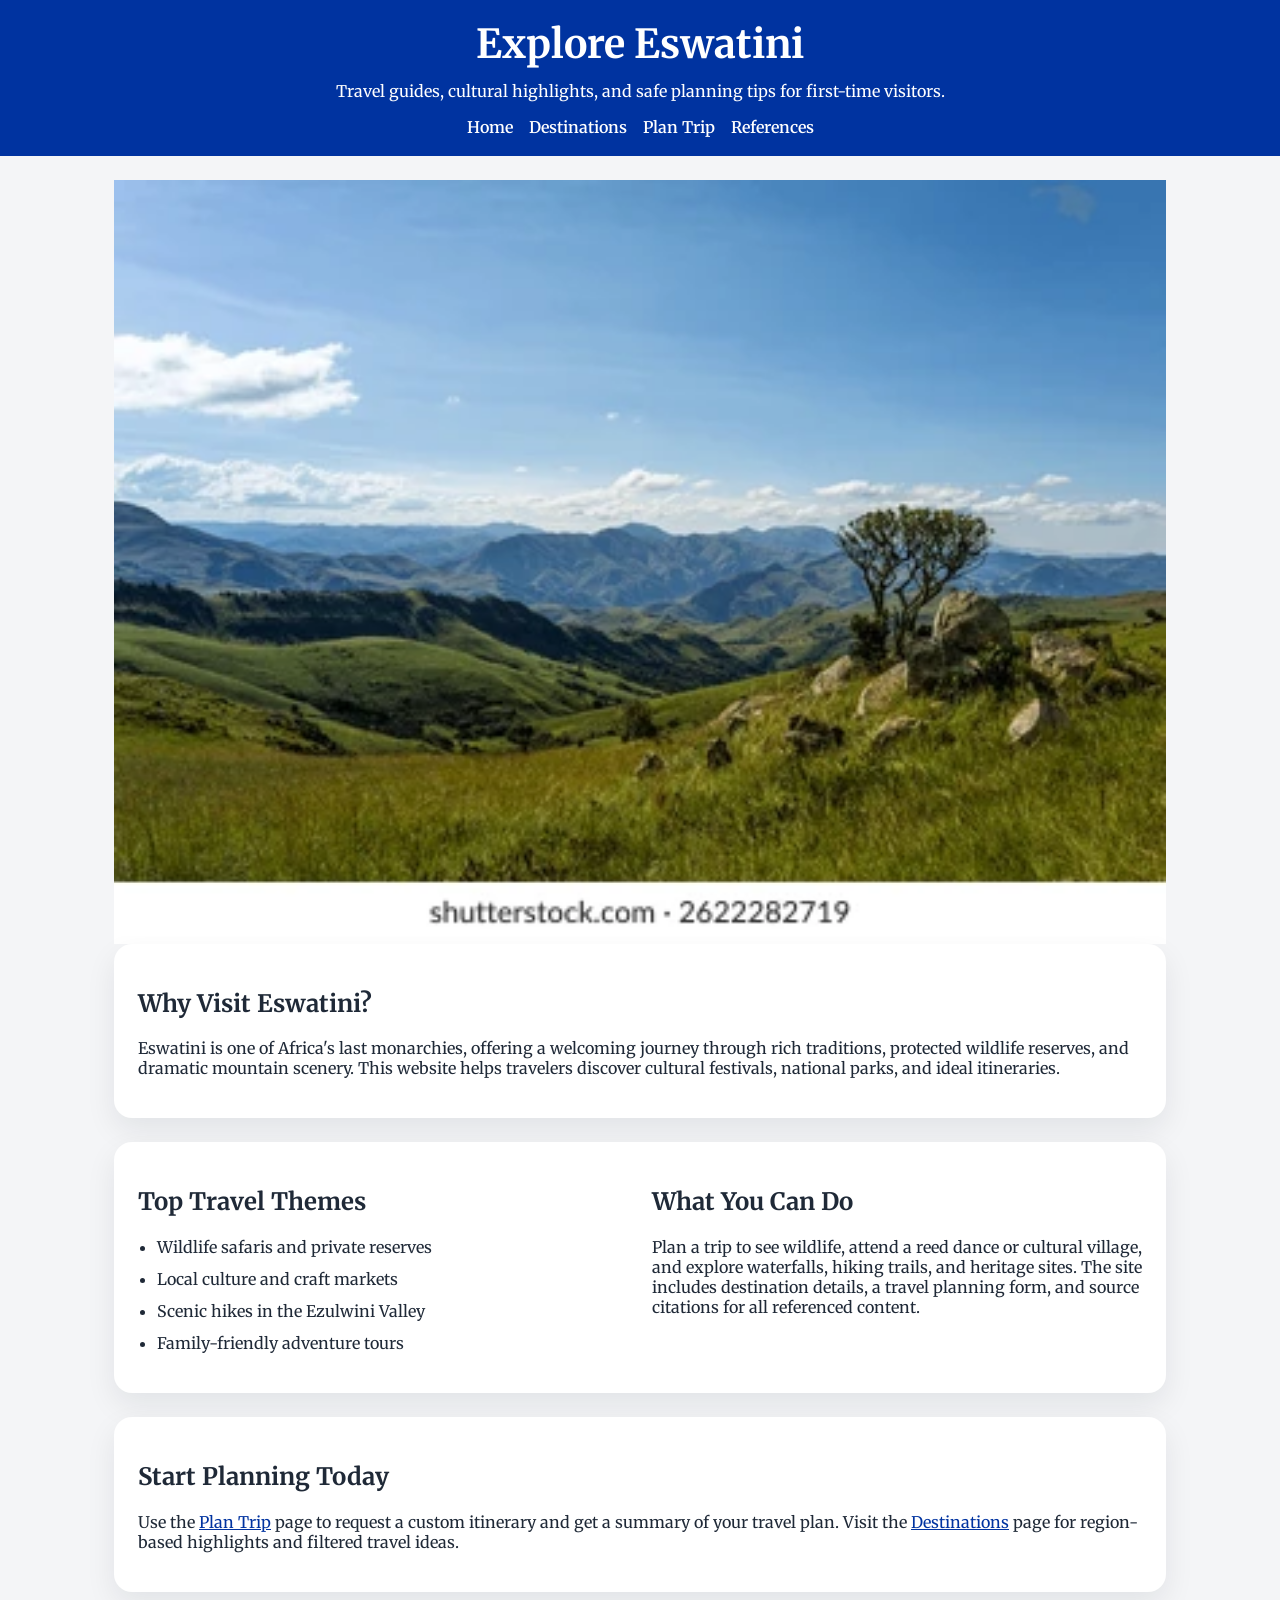
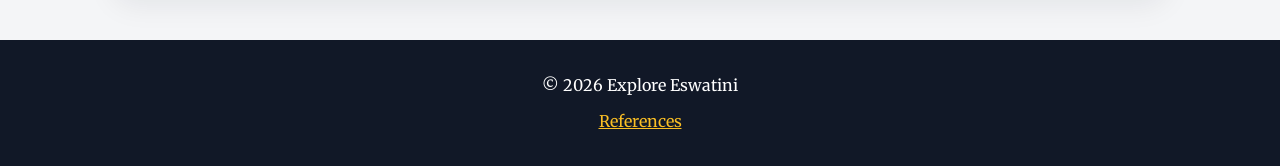
<file: index.html>
﻿<!doctype html>
<html lang="en">
<head>
    <meta charset="UTF-8">
    <meta name="viewport" content="width=device-width, initial-scale=1.0">
    <title>Explore Eswatini</title>
    <meta name="description" content="Explore Eswatini, a travel guide for culture, wildlife, and scenic landscapes.">
    <meta name="author" content="Dalnjebo Mamba">

    <link rel="preconnect" href="https://fonts.googleapis.com">
    <link rel="preconnect" href="https://fonts.gstatic.com" crossorigin>
    <link href="https://fonts.googleapis.com/css2?family=Merriweather:wght@400;700&family=Roboto:wght@400;500&display=swap" rel="stylesheet">
    <link rel="stylesheet" href="styles/place.css">
</head>
<body>
    <header>
        <div class="brand">
            <h1>Explore Eswatini</h1>
            <p>Travel guides, cultural highlights, and safe planning tips for first-time visitors.</p>
        </div>
        <nav>
            <ul>
                <li><a href="index.html">Home</a></li>
                <li><a href="temples.html">Destinations</a></li>
                <li><a href="form.html">Plan Trip</a></li>
                <li><a href="references.html">References</a></li>
            </ul>
        </nav>
    </header>

    <main>
        <section class="hero">
            <picture>
                <source srcset="wdd131/images/landscapes.webp" media="(min-width: 768px)">
                <img src="wdd131/images/landscapes.webp" alt="Rolling hills and sunset in Eswatini" loading="lazy">
            </picture>
        </section>

        <section class="card">
            <h2>Why Visit Eswatini?</h2>
            <p>Eswatini is one of Africa's last monarchies, offering a welcoming journey through rich traditions, protected wildlife reserves, and dramatic mountain scenery. This website helps travelers discover cultural festivals, national parks, and ideal itineraries.</p>
        </section>

        <section class="card split">
            <article>
                <h2>Top Travel Themes</h2>
                <ul>
                    <li>Wildlife safaris and private reserves</li>
                    <li>Local culture and craft markets</li>
                    <li>Scenic hikes in the Ezulwini Valley</li>
                    <li>Family-friendly adventure tours</li>
                </ul>
            </article>
            <article>
                <h2>What You Can Do</h2>
                <p>Plan a trip to see wildlife, attend a reed dance or cultural village, and explore waterfalls, hiking trails, and heritage sites. The site includes destination details, a travel planning form, and source citations for all referenced content.</p>
            </article>
        </section>

        <section class="card">
            <h2>Start Planning Today</h2>
            <p>Use the <a href="form.html">Plan Trip</a> page to request a custom itinerary and get a summary of your travel plan. Visit the <a href="temples.html">Destinations</a> page for region-based highlights and filtered travel ideas.</p>
        </section>
    </main>

    <footer>
        <p>&copy; 2026 Explore Eswatini</p>
        <p><a href="references.html">References</a></p>
    </footer>
</body>
</html>
</file>
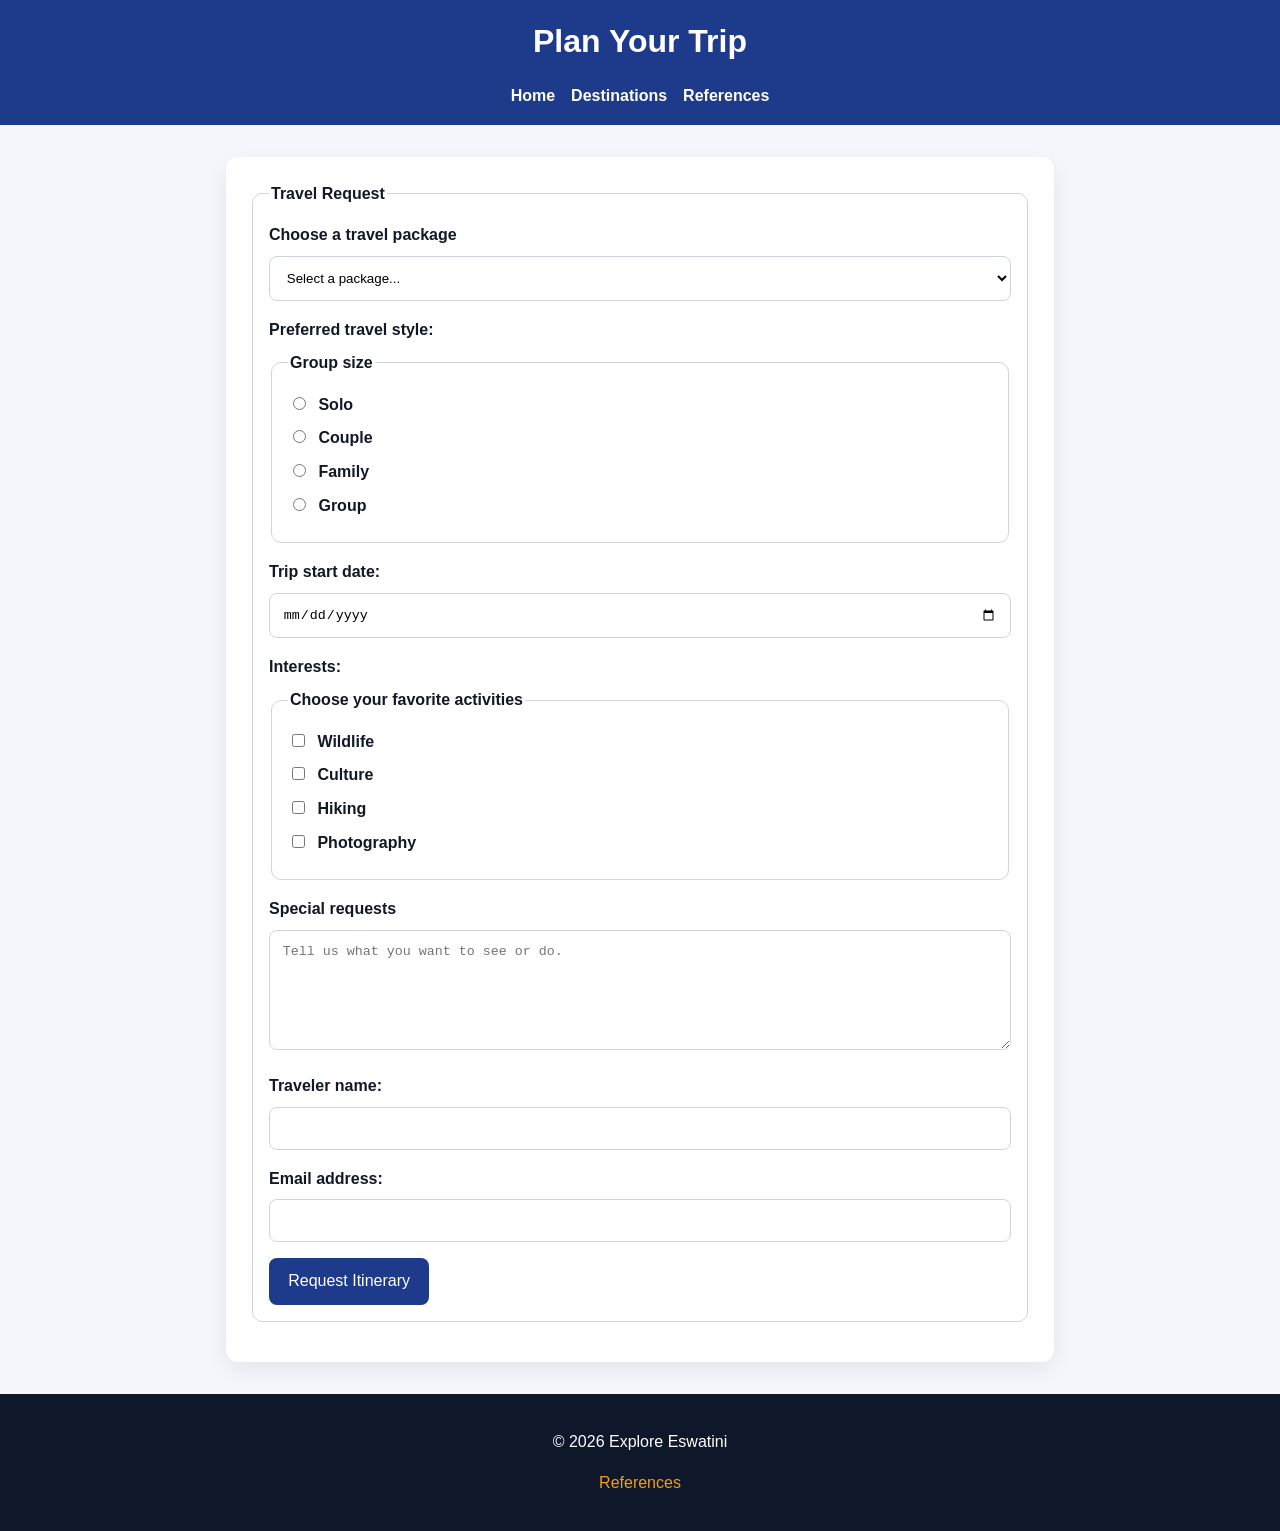
<file: form.html>
﻿<!DOCTYPE html>
<html lang="en">
<head>
    <meta charset="UTF-8">
    <meta name="viewport" content="width=device-width, initial-scale=1.0">
    <meta name="description" content="Plan a custom Eswatini itinerary with cultural, wildlife, and scenery options.">
    <meta name="author" content="Dalnjebo Mamba">
    <title>Plan Your Trip</title>
    <link rel="stylesheet" href="styles/form.css">
</head>
<body>
    <header>
        <h1>Plan Your Trip</h1>
        <nav>
            <ul>
                <li><a href="index.html">Home</a></li>
                <li><a href="temples.html">Destinations</a></li>
                <li><a href="references.html">References</a></li>
            </ul>
        </nav>
    </header>
    <main>
        <form id="travel-form" method="get" action="review.html">
            <fieldset>
                <legend>Travel Request</legend>

                <label for="destination-package">Choose a travel package</label>
                <select id="destination-package" name="destination-package" required>
                    <option value="" disabled selected>Select a package...</option>
                </select>

                <label>Preferred travel style:</label>
                <fieldset>
                    <legend>Group size</legend>
                    <label><input type="radio" name="group-size" value="Solo" required> Solo</label>
                    <label><input type="radio" name="group-size" value="Couple"> Couple</label>
                    <label><input type="radio" name="group-size" value="Family"> Family</label>
                    <label><input type="radio" name="group-size" value="Group"> Group</label>
                </fieldset>

                <label for="start-date">Trip start date:</label>
                <input type="date" id="start-date" name="start-date" required>

                <label>Interests:</label>
                <fieldset>
                    <legend>Choose your favorite activities</legend>
                    <label><input type="checkbox" name="interests" value="Wildlife"> Wildlife</label>
                    <label><input type="checkbox" name="interests" value="Culture"> Culture</label>
                    <label><input type="checkbox" name="interests" value="Hiking"> Hiking</label>
                    <label><input type="checkbox" name="interests" value="Photography"> Photography</label>
                </fieldset>

                <label for="special-requests">Special requests</label>
                <textarea id="special-requests" name="special-requests" placeholder="Tell us what you want to see or do."></textarea>

                <label for="user-name">Traveler name:</label>
                <input type="text" id="user-name" name="user-name" required>

                <label for="email">Email address:</label>
                <input type="email" id="email" name="email" required>

                <input type="submit" value="Request Itinerary">
            </fieldset>
        </form>
    </main>
    <footer>
        <p>&copy; 2026 Explore Eswatini</p>
        <p><a href="references.html">References</a></p>
    </footer>
    <script src="scripts/form.js" defer></script>
</body>
</html>
</file>
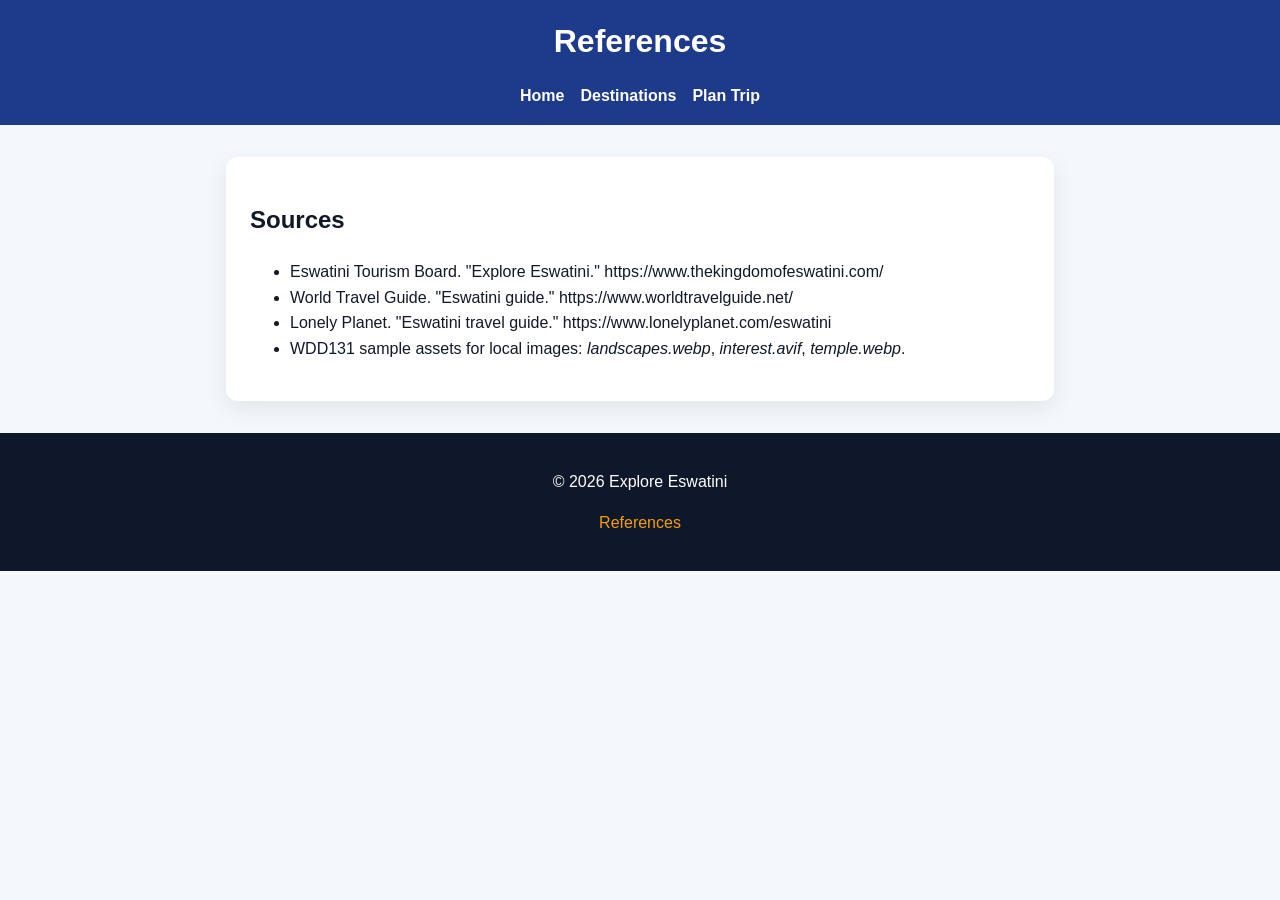
<file: references.html>
<!doctype html>
<html lang="en">
<head>
    <meta charset="UTF-8">
    <meta name="viewport" content="width=device-width, initial-scale=1.0">
    <title>References</title>
    <meta name="description" content="Sources and citations for the Explore Eswatini travel website.">
    <meta name="author" content="Dalnjebo Mamba">
    <link rel="stylesheet" href="styles/form.css">
</head>
<body>
    <header>
        <h1>References</h1>
        <nav>
            <ul>
                <li><a href="index.html">Home</a></li>
                <li><a href="temples.html">Destinations</a></li>
                <li><a href="form.html">Plan Trip</a></li>
            </ul>
        </nav>
    </header>
    <main>
        <section>
            <h2>Sources</h2>
            <ul>
                <li>Eswatini Tourism Board. "Explore Eswatini." https://www.thekingdomofeswatini.com/</li>
                <li>World Travel Guide. "Eswatini guide." https://www.worldtravelguide.net/</li>
                <li>Lonely Planet. "Eswatini travel guide." https://www.lonelyplanet.com/eswatini</li>
                <li>WDD131 sample assets for local images: <em>landscapes.webp</em>, <em>interest.avif</em>, <em>temple.webp</em>.</li>
            </ul>
        </section>
    </main>
    <footer>
        <p>&copy; 2026 Explore Eswatini</p>
        <p><a href="references.html">References</a></p>
    </footer>
</body>
</html>
</file>
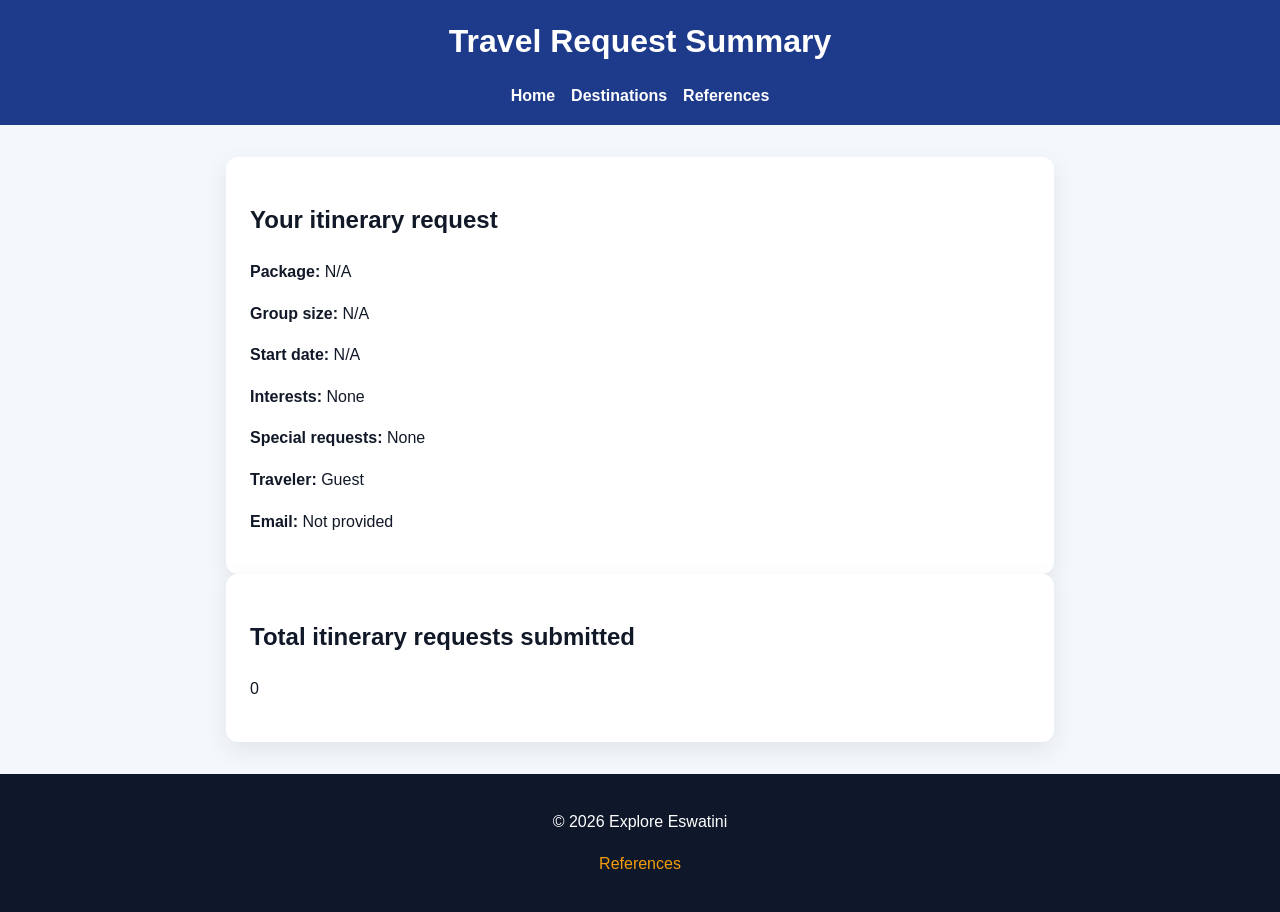
<file: review.html>
﻿<!DOCTYPE html>
<html lang="en">
<head>
    <meta charset="UTF-8">
    <meta name="viewport" content="width=device-width, initial-scale=1.0">
    <meta name="description" content="Trip summary and itinerary request confirmation for Explore Eswatini.">
    <meta name="author" content="Dalnjebo Mamba">
    <title>Travel Request Summary</title>
    <link rel="stylesheet" href="styles/form.css">
</head>
<body>
    <header>
        <h1>Travel Request Summary</h1>
        <nav>
            <ul>
                <li><a href="index.html">Home</a></li>
                <li><a href="temples.html">Destinations</a></li>
                <li><a href="references.html">References</a></li>
            </ul>
        </nav>
    </header>
    <main>
        <section id="review-details">
            <h2>Your itinerary request</h2>
            <p><strong>Package:</strong> <span id="package-name"></span></p>
            <p><strong>Group size:</strong> <span id="group-size"></span></p>
            <p><strong>Start date:</strong> <span id="start-date"></span></p>
            <p><strong>Interests:</strong> <span id="interests"></span></p>
            <p><strong>Special requests:</strong> <span id="special-requests"></span></p>
            <p><strong>Traveler:</strong> <span id="user-name"></span></p>
            <p><strong>Email:</strong> <span id="email"></span></p>
        </section>
        <section id="review-count">
            <h2>Total itinerary requests submitted</h2>
            <p id="count"></p>
        </section>
    </main>
    <footer>
        <p>&copy; 2026 Explore Eswatini</p>
        <p><a href="references.html">References</a></p>
    </footer>
    <script src="scripts/review.js" defer></script>
</body>
</html>
</file>
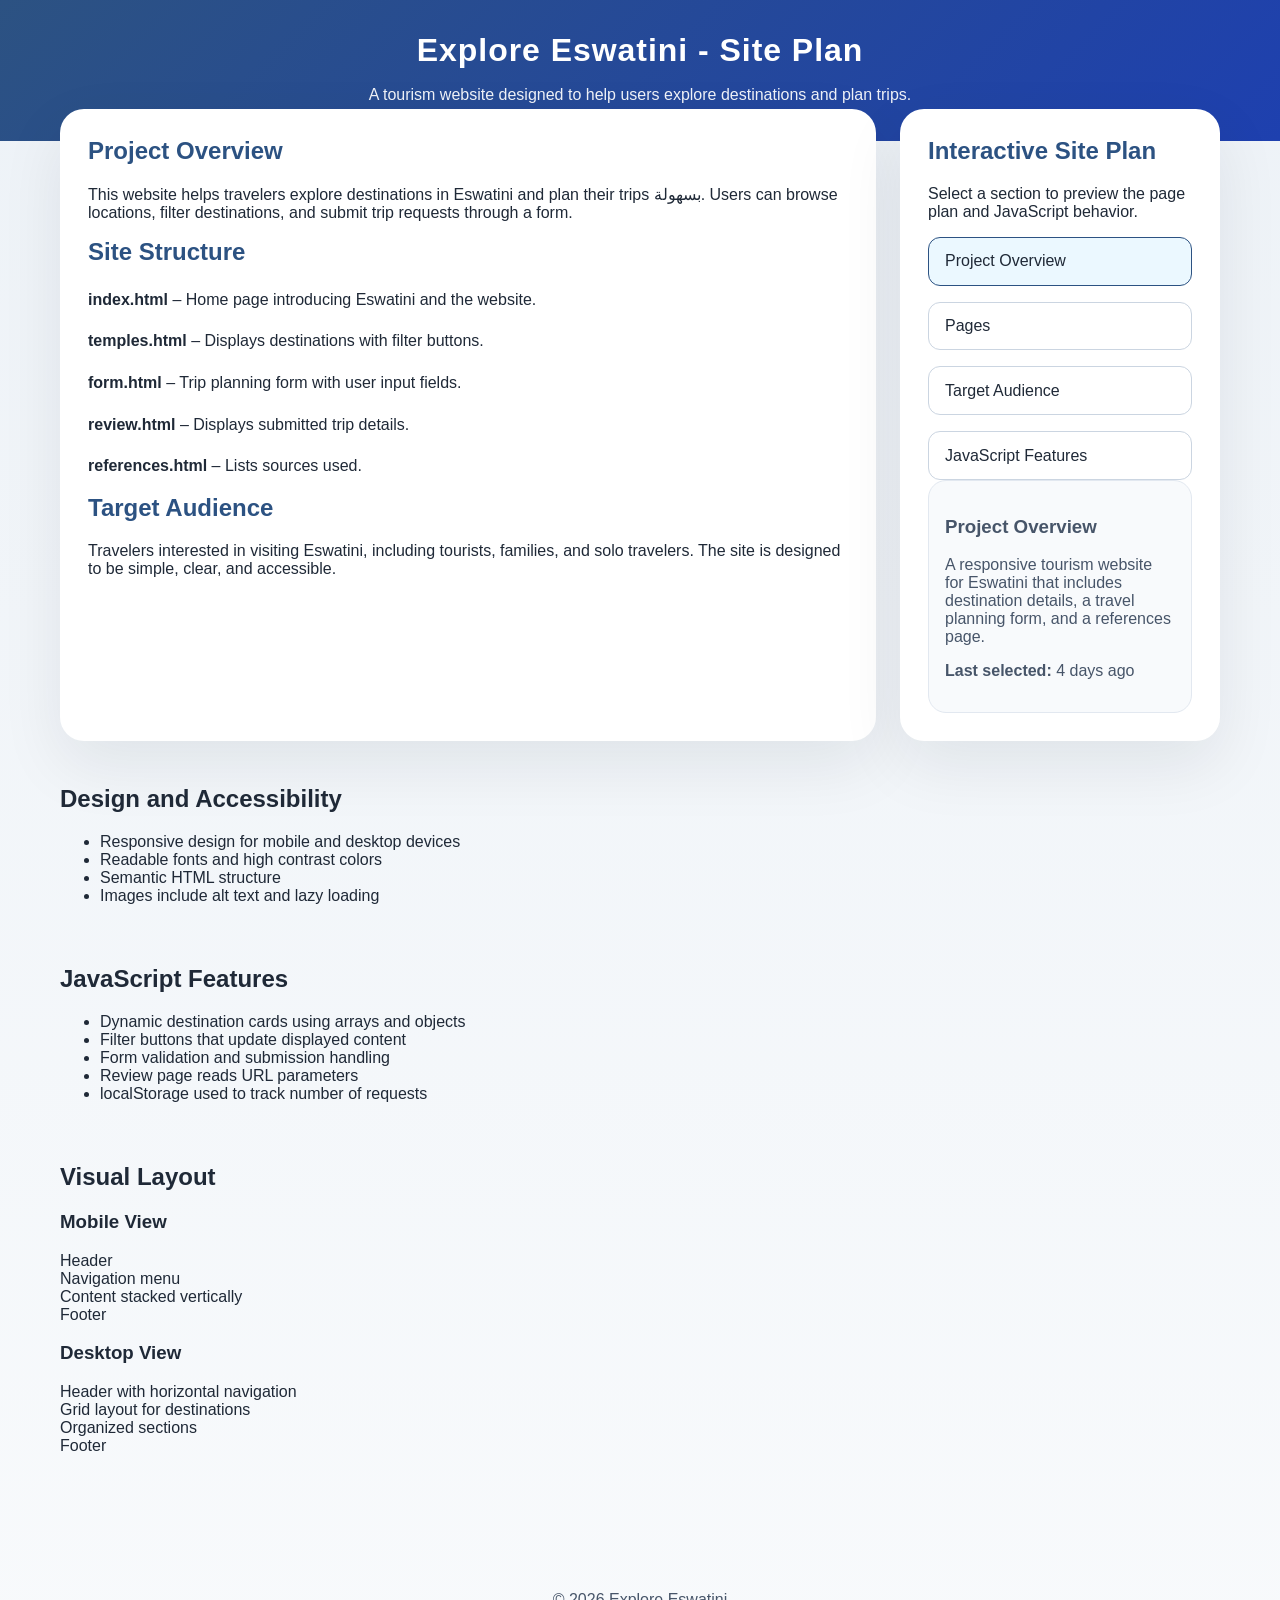
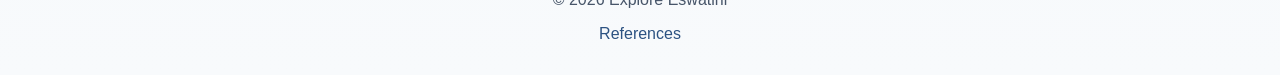
<file: siteplan.html>
<!doctype html>
<html lang="en-US">
<head>
  <meta charset="utf-8">
  <meta name="viewport" content="width=device-width, initial-scale=1">
  <title>Site Plan - Explore Eswatini</title>
  <meta name="description" content="Site plan for the Explore Eswatini tourism website project.">

  <link rel="stylesheet" href="styles/siteplan.css">
</head>

<body>

<header>
  <h1>Explore Eswatini - Site Plan</h1>
  <p>A tourism website designed to help users explore destinations and plan trips.</p>
</header>

<main>

  <div class="plan-grid">
    <article class="plan-card">
      <section>
        <h2>Project Overview</h2>
        <p>
          This website helps travelers explore destinations in Eswatini and plan their trips بسهولة.
          Users can browse locations, filter destinations, and submit trip requests through a form.
        </p>
      </section>

      <section>
        <h2>Site Structure</h2>
        <ul>
          <li><strong>index.html</strong> – Home page introducing Eswatini and the website.</li>
          <li><strong>temples.html</strong> – Displays destinations with filter buttons.</li>
          <li><strong>form.html</strong> – Trip planning form with user input fields.</li>
          <li><strong>review.html</strong> – Displays submitted trip details.</li>
          <li><strong>references.html</strong> – Lists sources used.</li>
        </ul>
      </section>

      <section>
        <h2>Target Audience</h2>
        <p>
          Travelers interested in visiting Eswatini, including tourists, families, and solo travelers.
          The site is designed to be simple, clear, and accessible.
        </p>
      </section>
    </article>

    <aside class="interactive-panel">
      <h2>Interactive Site Plan</h2>
      <p>Select a section to preview the page plan and JavaScript behavior.</p>
      <div id="plan-controls" class="plan-summary" aria-label="Site plan sections"></div>
      <div id="plan-output" class="plan-output" aria-live="polite">
        <p>Choose a section to see details here.</p>
      </div>
    </aside>
  </div>

  <section>
    <h2>Design and Accessibility</h2>
    <ul>
      <li>Responsive design for mobile and desktop devices</li>
      <li>Readable fonts and high contrast colors</li>
      <li>Semantic HTML structure</li>
      <li>Images include alt text and lazy loading</li>
    </ul>
  </section>

  <section>
    <h2>JavaScript Features</h2>
    <ul>
      <li>Dynamic destination cards using arrays and objects</li>
      <li>Filter buttons that update displayed content</li>
      <li>Form validation and submission handling</li>
      <li>Review page reads URL parameters</li>
      <li>localStorage used to track number of requests</li>
    </ul>
  </section>

  <section>
    <h2>Visual Layout</h2>
    <h3>Mobile View</h3>
    <p>
      Header<br>
      Navigation menu<br>
      Content stacked vertically<br>
      Footer
    </p>

    <h3>Desktop View</h3>
    <p>
      Header with horizontal navigation<br>
      Grid layout for destinations<br>
      Organized sections<br>
      Footer
    </p>
  </section>

</main>

<footer>
  <p>&copy; 2026 Explore Eswatini</p>
  <a href="references.html">References</a>
</footer>

<script src="scripts/siteplan.js" defer></script>
</body>
</html>
</file>
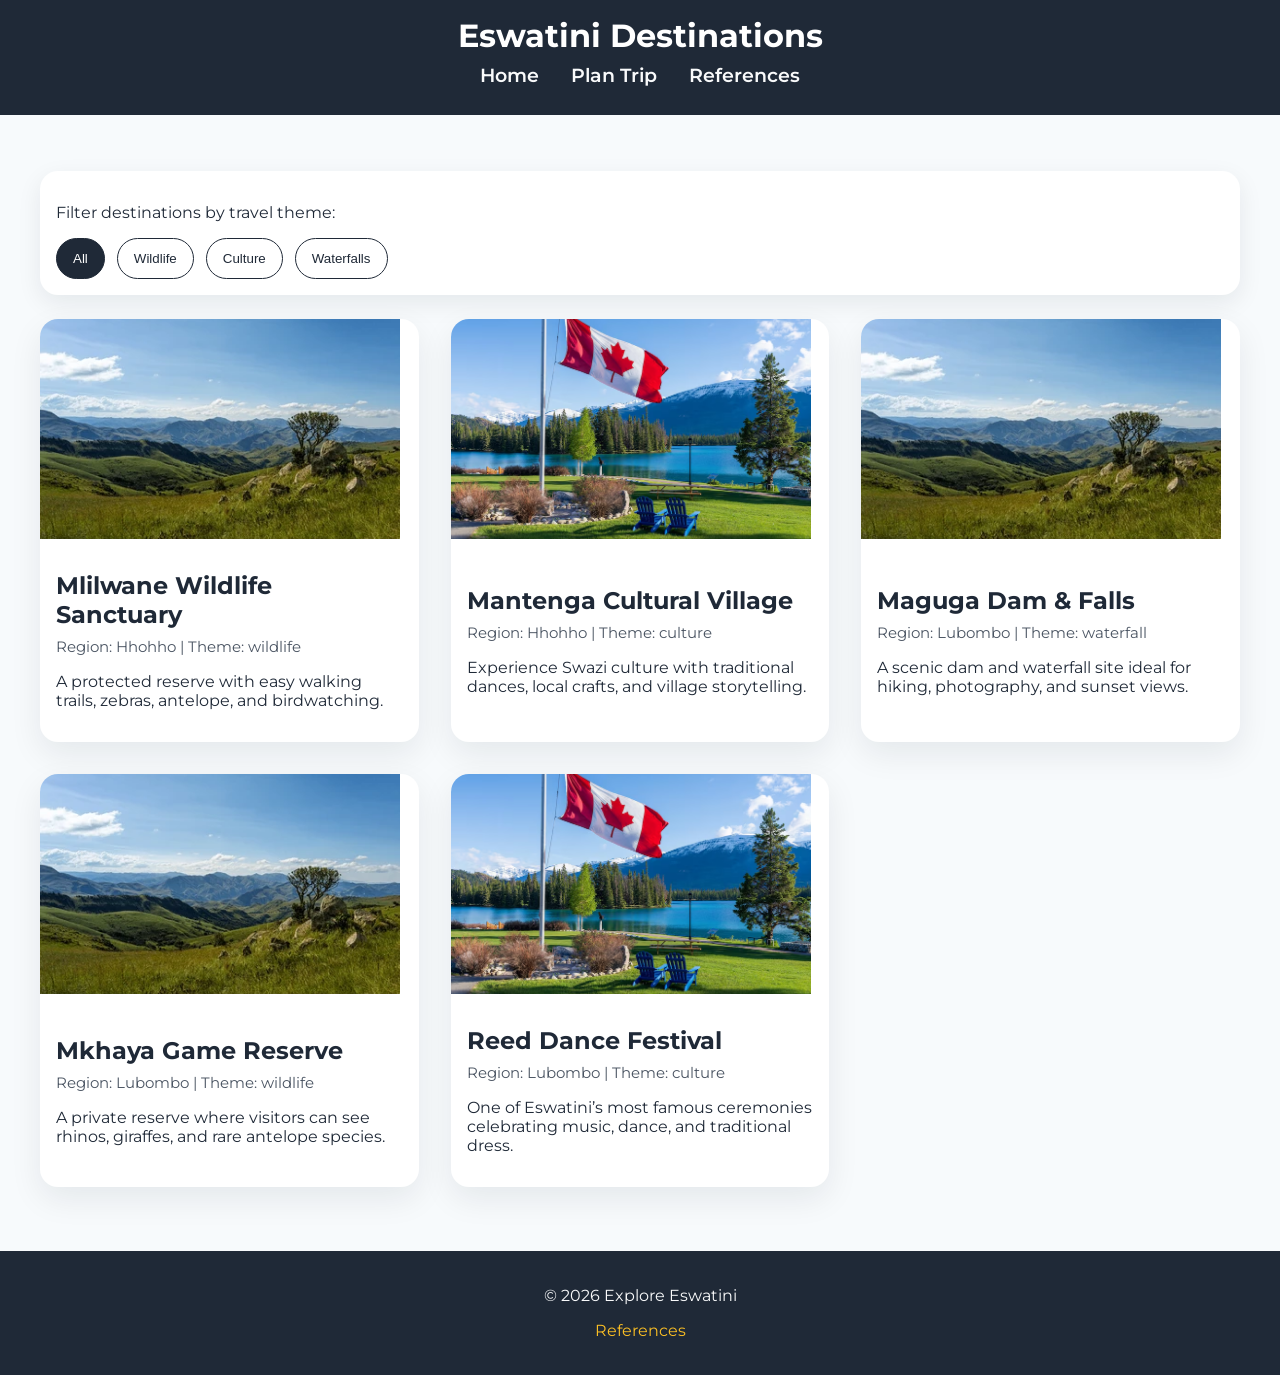
<file: temples.html>
﻿<!doctype html>
<html lang="en">
<head>
    <meta charset="UTF-8">
    <meta name="viewport" content="width=device-width, initial-scale=1.0">
    <title>Explore Eswatini - Destinations</title>
    <meta name="description" content="Destination highlights in Eswatini with filterable travel ideas.">
    <meta name="author" content="Dalnjebo Mamba">
    <link rel="preconnect" href="https://fonts.googleapis.com">
    <link rel="preconnect" href="https://fonts.gstatic.com" crossorigin>
    <link href="https://fonts.googleapis.com/css2?family=Montserrat:wght@400;700&family=Roboto:wght@400;700&display=swap" rel="stylesheet">
    <link rel="stylesheet" href="styles/temples.css">
    <link rel="stylesheet" href="styles/temples-large.css">
    <script src="scripts/temples.js" defer></script>
</head>
<body>
    <header>
        <h1>Eswatini Destinations</h1>
        <nav>
            <ul>
                <li><a href="index.html">Home</a></li>
                <li><a href="form.html">Plan Trip</a></li>
                <li><a href="references.html">References</a></li>
            </ul>
        </nav>
    </header>

    <main>
        <section class="filter-bar">
            <p>Filter destinations by travel theme:</p>
            <div class="filters">
                <button data-filter="all">All</button>
                <button data-filter="wildlife">Wildlife</button>
                <button data-filter="culture">Culture</button>
                <button data-filter="waterfall">Waterfalls</button>
            </div>
        </section>

        <section id="destination-container" class="temple-gallery"></section>
    </main>

    <footer>
        <p>&copy; 2026 Explore Eswatini</p>
        <p><a href="references.html">References</a></p>
    </footer>
</body>
</html>
</file>
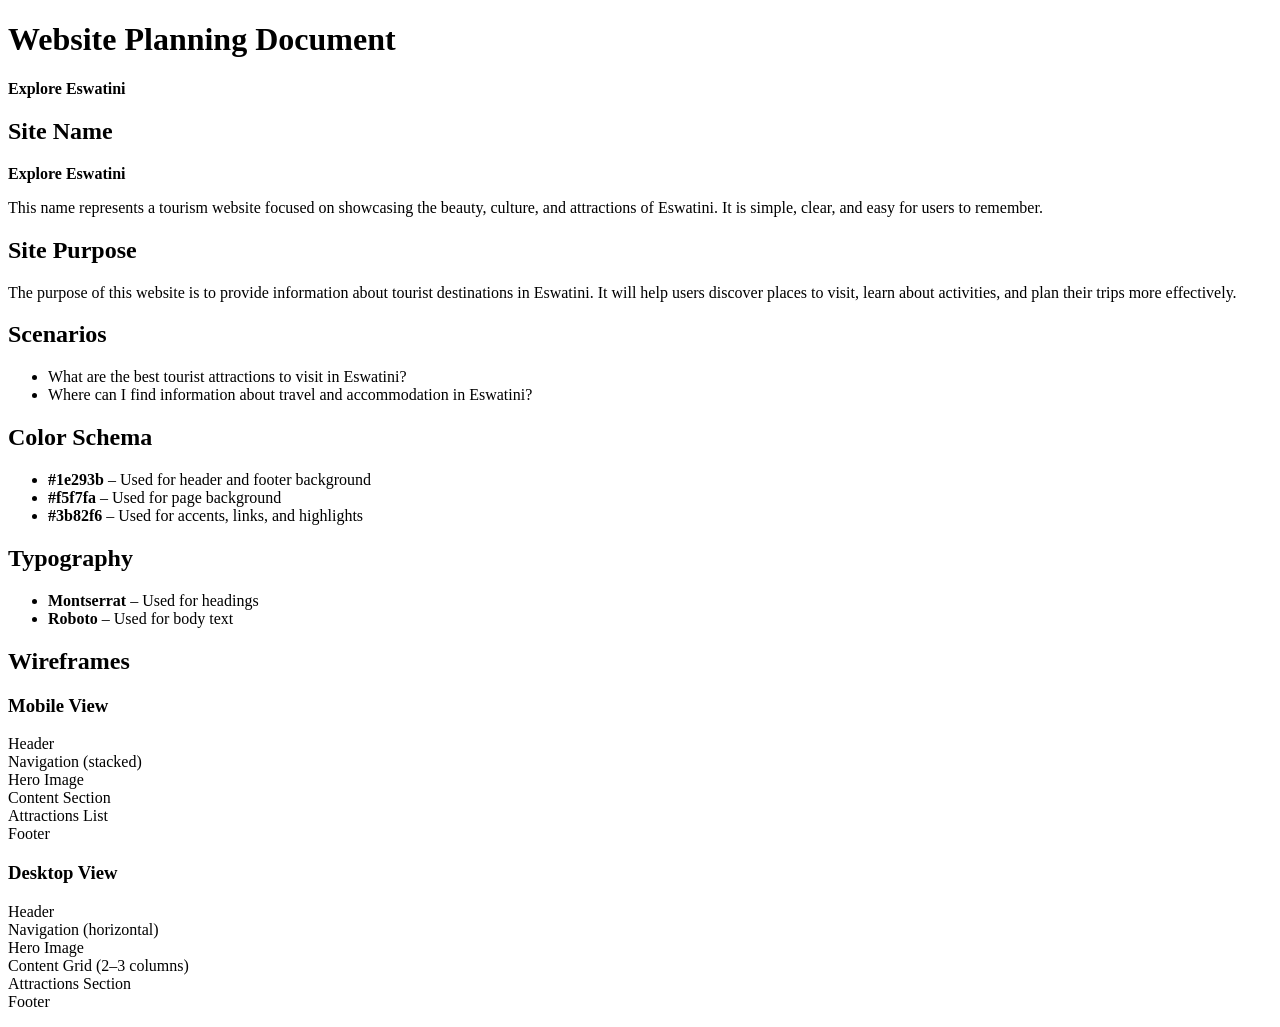
<file: wdd131/siteplan.html>
<!doctype html>
<html lang="en-US">
<head>
  <meta charset="utf-8">
  <meta name="viewport" content="width=device-width, initial-scale=1">
  <title>Website Plan - Explore Eswatini</title>

  <!-- Google Fonts -->
  <link rel="preconnect" href="https://fonts.googleapis.com">
  <link rel="preconnect" href="https://fonts.gstatic.com" crossorigin>
  <link href="https://fonts.googleapis.com/css2?family=Montserrat:wght@400;700&family=Roboto:wght@400;700&display=swap" rel="stylesheet">
</head>

<body>

<header>
  <h1>Website Planning Document</h1>
  <p><strong>Explore Eswatini</strong></p>
</header>

<section>
  <h2>Site Name</h2>
  <p><strong>Explore Eswatini</strong></p>
  <p>This name represents a tourism website focused on showcasing the beauty, culture, and attractions of Eswatini. It is simple, clear, and easy for users to remember.</p>
</section>

<section>
  <h2>Site Purpose</h2>
  <p>The purpose of this website is to provide information about tourist destinations in Eswatini. It will help users discover places to visit, learn about activities, and plan their trips more effectively.</p>
</section>

<section>
  <h2>Scenarios</h2>
  <ul>
    <li>What are the best tourist attractions to visit in Eswatini?</li>
    <li>Where can I find information about travel and accommodation in Eswatini?</li>
  </ul>
</section>

<section>
  <h2>Color Schema</h2>
  <ul>
    <li><strong>#1e293b</strong> – Used for header and footer background</li>
    <li><strong>#f5f7fa</strong> – Used for page background</li>
    <li><strong>#3b82f6</strong> – Used for accents, links, and highlights</li>
  </ul>
</section>

<section>
  <h2>Typography</h2>
  <ul>
    <li><strong>Montserrat</strong> – Used for headings</li>
    <li><strong>Roboto</strong> – Used for body text</li>
  </ul>
</section>

<section>
  <h2>Wireframes</h2>

  <h3>Mobile View</h3>
  <p>
    Header<br>
    Navigation (stacked)<br>
    Hero Image<br>
    Content Section<br>
    Attractions List<br>
    Footer
  </p>

  <h3>Desktop View</h3>
  <p>
    Header<br>
    Navigation (horizontal)<br>
    Hero Image<br>
    Content Grid (2–3 columns)<br>
    Attractions Section<br>
    Footer
  </p>
</section>

</body>
</html>
</file>
<file: styles/place.css>
﻿/* Homepage styles */
:root {
    --primary: #0033a0;
    --secondary: #d21034;
    --accent: #fbbf24;
    --background: #f4f5f7;
    --card: #ffffff;
    --text: #1f2937;
}

* {
    box-sizing: border-box;
}

body {
    margin: 0;
    font-family: 'Merriweather', 'Roboto', serif;
    color: var(--text);
    background: var(--background);
}

header {
    background: var(--primary);
    color: white;
    padding: 1.2rem 1rem;
}

.brand {
    max-width: 1000px;
    margin: 0 auto;
    text-align: center;
}

.brand h1 {
    margin: 0;
    font-size: 2.5rem;
}

.brand p {
    margin: 0.75rem auto 0;
    max-width: 760px;
}

nav ul {
    display: flex;
    justify-content: center;
    flex-wrap: wrap;
    gap: 1rem;
    list-style: none;
    padding: 0;
    margin: 1rem auto 0;
    max-width: 1000px;
}

nav a {
    color: white;
    text-decoration: none;
    font-weight: 600;
}

.hero img {
    width: 100%;
    display: block;
    border-bottom: 8px solid white;
}

main {
    max-width: 1100px;
    margin: 0 auto;
    padding: 1.5rem;
}

.card {
    background: var(--card);
    border-radius: 18px;
    padding: 1.5rem;
    margin-bottom: 1.5rem;
    box-shadow: 0 12px 30px rgba(15, 23, 42, 0.08);
}

.split {
    display: grid;
    gap: 1.5rem;
}

.split ul {
    padding-left: 1.2rem;
}

.split li {
    margin-bottom: 0.75rem;
}

a {
    color: var(--primary);
}

footer {
    text-align: center;
    padding: 1.2rem;
    background: #111827;
    color: white;
}

footer a {
    color: var(--accent);
}

@media (min-width: 768px) {
    .split {
        grid-template-columns: 1fr 1fr;
    }
}
</file>
<file: styles/form.css>
﻿/* Form page and shared layout styles */
:root {
    --primary: #1e3a8a;
    --secondary: #f59e0b;
    --background: #f4f7fb;
    --card: #ffffff;
    --text: #111827;
}

* {
    box-sizing: border-box;
}

body {
    margin: 0;
    font-family: 'Roboto', Arial, sans-serif;
    line-height: 1.6;
    background-color: var(--background);
    color: var(--text);
}

header {
    background-color: var(--primary);
    color: white;
    padding: 1rem;
    text-align: center;
}

header h1 {
    margin: 0;
    font-size: 2rem;
}

nav ul {
    display: flex;
    justify-content: center;
    flex-wrap: wrap;
    gap: 1rem;
    list-style: none;
    padding: 0;
    margin: 1rem 0 0;
}

nav a {
    color: white;
    text-decoration: none;
    font-weight: 600;
}

main {
    max-width: 860px;
    margin: 2rem auto;
    padding: 0 1rem;
}

form, section {
    background-color: var(--card);
    border-radius: 12px;
    box-shadow: 0 8px 24px rgba(15, 23, 42, 0.08);
    padding: 1.5rem;
}

fieldset {
    border: 1px solid #d1d5db;
    border-radius: 10px;
    padding: 1rem;
    margin-bottom: 1rem;
}

legend {
    font-weight: 700;
}

label {
    display: block;
    margin-bottom: 0.5rem;
    font-weight: 600;
}

select, input[type="date"], input[type="email"], input[type="text"], textarea {
    width: 100%;
    padding: 0.8rem;
    border-radius: 8px;
    border: 1px solid #cbd5e1;
    margin-bottom: 1rem;
    background: white;
}

textarea {
    min-height: 120px;
    resize: vertical;
}

input[type="radio"], input[type="checkbox"] {
    margin-right: 0.5rem;
}

input[type="submit"] {
    background-color: var(--primary);
    color: white;
    border: none;
    border-radius: 8px;
    padding: 0.9rem 1.2rem;
    cursor: pointer;
    font-size: 1rem;
}

input[type="submit"]:hover {
    background-color: #111e6c;
}

footer {
    text-align: center;
    padding: 1.2rem;
    background-color: #0f172a;
    color: white;
    margin-top: 2rem;
}

footer a {
    color: var(--secondary);
    text-decoration: none;
}

@media (max-width: 720px) {
    nav ul {
        flex-direction: column;
        gap: 0.75rem;
    }

    main {
        margin: 1rem auto;
    }
}
</file>
<file: styles/siteplan.css>
/* Site Plan Styling */
:root {
  --bg: #f3f7fc;
  --panel: #ffffff;
  --accent: #2c5282;
  --accent-soft: #bee3f8;
  --text: #1f2937;
  --muted: #475569;
  --shadow: 0 24px 64px rgba(15, 23, 42, 0.08);
}

* {
  box-sizing: border-box;
}

body {
  margin: 0;
  font-family: 'Roboto', Arial, sans-serif;
  background: linear-gradient(180deg, #edf2f7 0%, #f8fafc 100%);
  color: var(--text);
}

header {
  background: linear-gradient(135deg, #2c5282 0%, #1e40af 100%);
  color: white;
  padding: 2rem 1.5rem;
  text-align: center;
}

header h1 {
  margin: 0;
  font-size: clamp(2rem, 2.5vw, 3rem);
  letter-spacing: 0.03em;
}

header p {
  margin: 0.75rem auto 0;
  max-width: 820px;
  font-size: 1rem;
  line-height: 1.75;
  opacity: 0.92;
}

main {
  display: grid;
  gap: 1.5rem;
  max-width: 1200px;
  margin: -2rem auto 3rem;
  padding: 0 1.25rem 2rem;
}

.plan-grid {
  display: grid;
  gap: 1.5rem;
}

@media (min-width: 900px) {
  .plan-grid {
    grid-template-columns: 1fr 320px;
  }
}

.plan-card,
.interactive-panel {
  background: var(--panel);
  border-radius: 24px;
  padding: 1.75rem;
  box-shadow: var(--shadow);
}

.plan-card h2,
.interactive-panel h2 {
  margin-top: 0;
  color: var(--accent);
}

.plan-card ul {
  list-style: none;
  padding: 0;
  margin: 1rem 0 0;
}

.plan-card li {
  margin-bottom: 0.9rem;
  line-height: 1.7;
}

.plan-card li strong {
  color: var(--text);
}

.interactive-panel {
  position: sticky;
  top: 1rem;
}

.plan-summary {
  display: grid;
  gap: 1rem;
}

.plan-summary button,
.plan-section button {
  width: 100%;
  border: 1px solid #cbd5e1;
  background: white;
  color: var(--text);
  border-radius: 12px;
  padding: 0.9rem 1rem;
  text-align: left;
  font-size: 1rem;
  cursor: pointer;
  transition: transform 0.2s ease, border-color 0.2s ease, background 0.2s ease;
}

.plan-summary button:hover,
.plan-section button:hover {
  transform: translateX(4px);
  border-color: var(--accent);
  background: var(--accent-soft);
}

.plan-summary button.active {
  border-color: var(--accent);
  background: #ebf8ff;
}

.plan-output {
  border-radius: 18px;
  background: #f8fafc;
  border: 1px solid #e2e8f0;
  padding: 1rem;
  color: var(--muted);
  min-height: 8rem;
}

footer {
  text-align: center;
  padding: 1.5rem 1rem 2rem;
  color: var(--muted);
}

footer a {
  color: var(--accent);
  text-decoration: none;
}
</file>
<file: styles/temples.css>
﻿/* Destination page styles */
body {
  margin: 0;
  font-family: 'Montserrat', 'Roboto', sans-serif;
  background: #f7fafc;
  color: #1f2937;
}

header {
  background: #1f2937;
  color: #fff;
  padding: 1rem 1rem 0.75rem;
  text-align: center;
}

header h1 {
  margin: 0;
  font-size: 2rem;
}

nav ul {
  display: flex;
  justify-content: center;
  gap: 1rem;
  flex-wrap: wrap;
  list-style: none;
  padding: 0.5rem 0 1rem;
  margin: 0;
}

nav a {
  color: #f9fafb;
  text-decoration: none;
  font-weight: 600;
}

main {
  max-width: 1200px;
  margin: 1.5rem auto;
  padding: 0 1rem;
}

.filter-bar {
  background: #ffffff;
  padding: 1rem;
  border-radius: 18px;
  box-shadow: 0 8px 24px rgba(15, 23, 42, 0.08);
  margin-bottom: 1.5rem;
}

.filters {
  display: flex;
  flex-wrap: wrap;
  gap: 0.75rem;
  margin-top: 0.75rem;
}

.filters button {
  border: 1px solid #1f2937;
  background: #fff;
  color: #1f2937;
  padding: 0.75rem 1rem;
  border-radius: 999px;
  cursor: pointer;
  transition: background 0.2s, color 0.2s;
}

.filters button.active,
.filters button:hover {
  background: #1f2937;
  color: #fff;
}

.temple-gallery {
  display: grid;
  gap: 1.5rem;
}

.destination-card {
  display: grid;
  gap: 1rem;
  background: #ffffff;
  border-radius: 18px;
  overflow: hidden;
  box-shadow: 0 12px 32px rgba(15, 23, 42, 0.08);
}

.destination-card img {
  width: 100%;
  display: block;
  height: 220px;
  object-fit: cover;
}

.destination-content {
  padding: 1rem;
}

.destination-content h2 {
  margin: 0 0 0.5rem;
}

.destination-content .meta {
  margin: 0 0 0.75rem;
  color: #4b5563;
  font-size: 0.95rem;
}

footer {
  text-align: center;
  padding: 1.2rem;
  background: #1f2937;
  color: #f9fafb;
  margin-top: 2rem;
}

footer a {
  color: #fbbf24;
  text-decoration: none;
}
</file>
<file: styles/temples-large.css>
/* temples-large.css - Styles for larger screens */
@media (min-width: 800px) {
  main {
    max-width: 1200px;
    padding: 2rem;
  }
  .temple-gallery {
    grid-template-columns: repeat(3, 1fr);
    gap: 2rem;
  }
  nav ul {
    gap: 2rem;
    font-size: 1.2rem;
  }
  figure {
    padding: 2rem;
  }
  img {
    max-width: 360px;
  }
}
</file>
